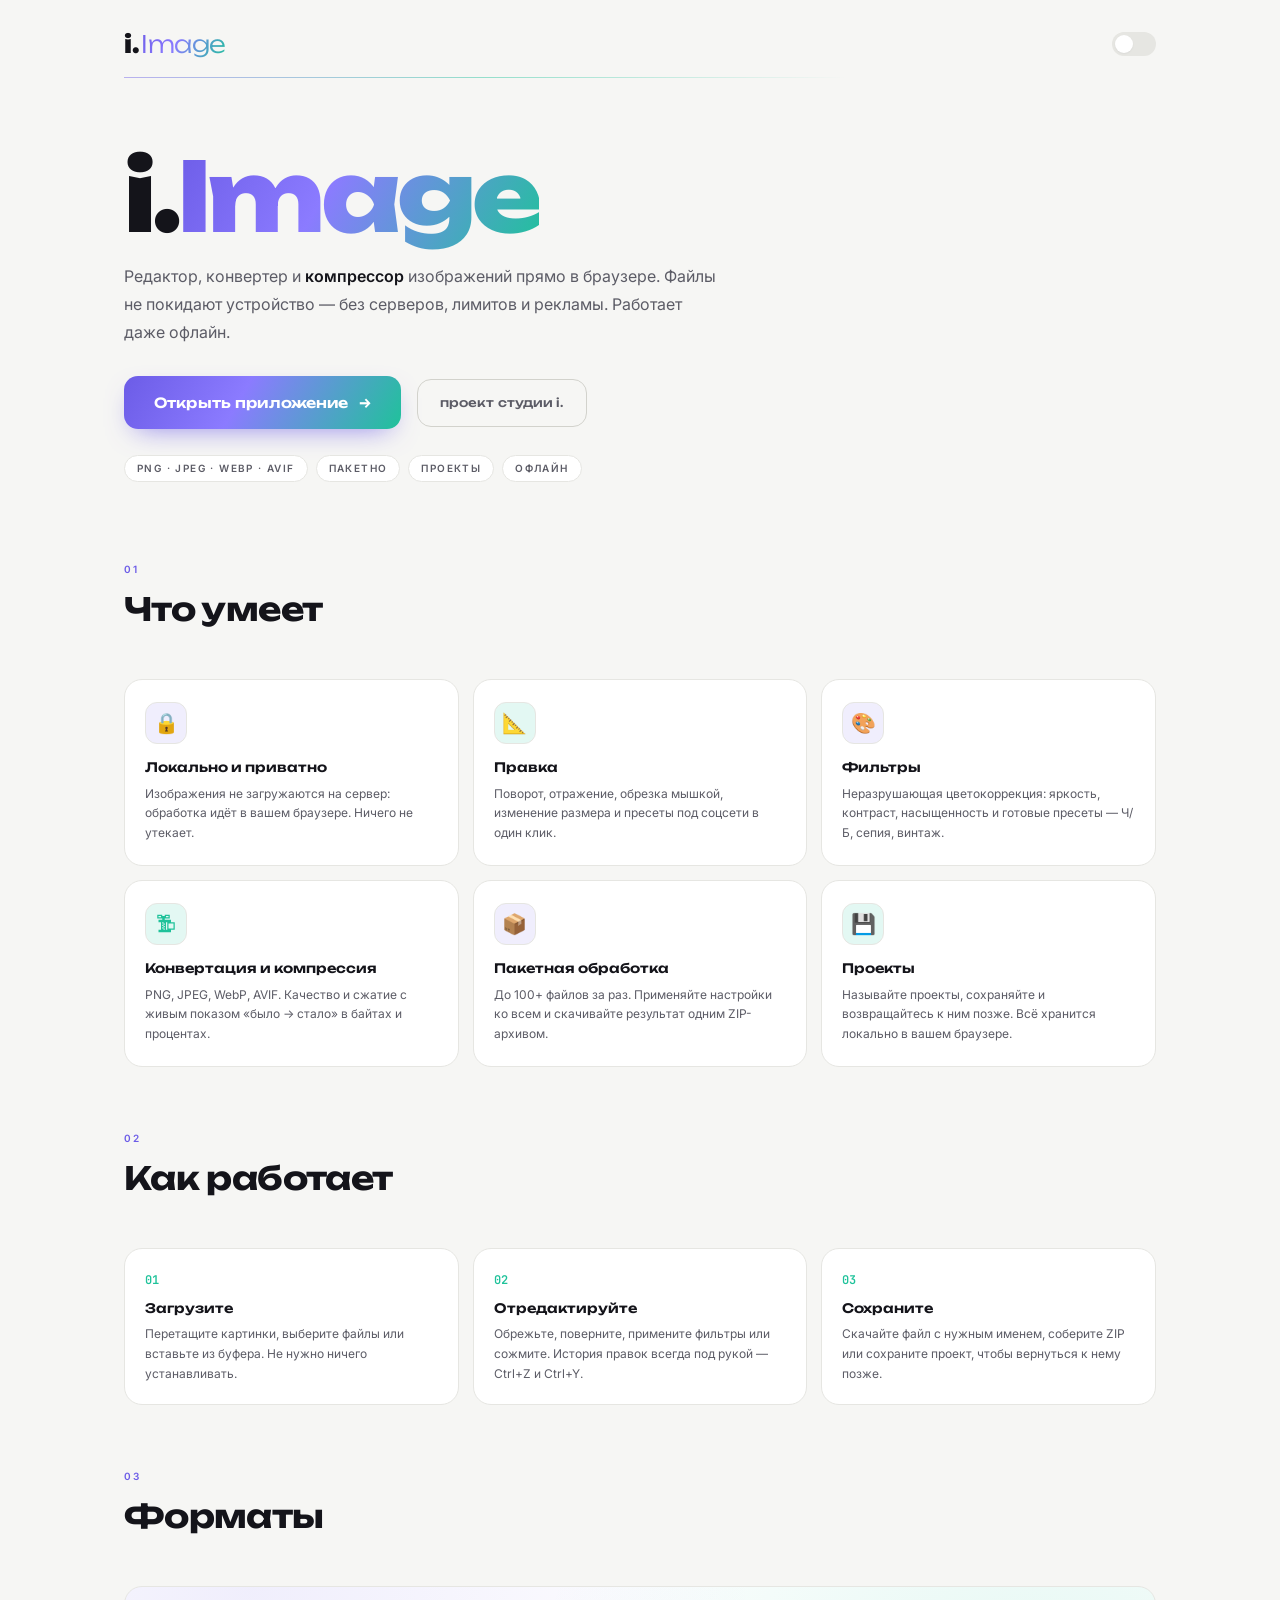
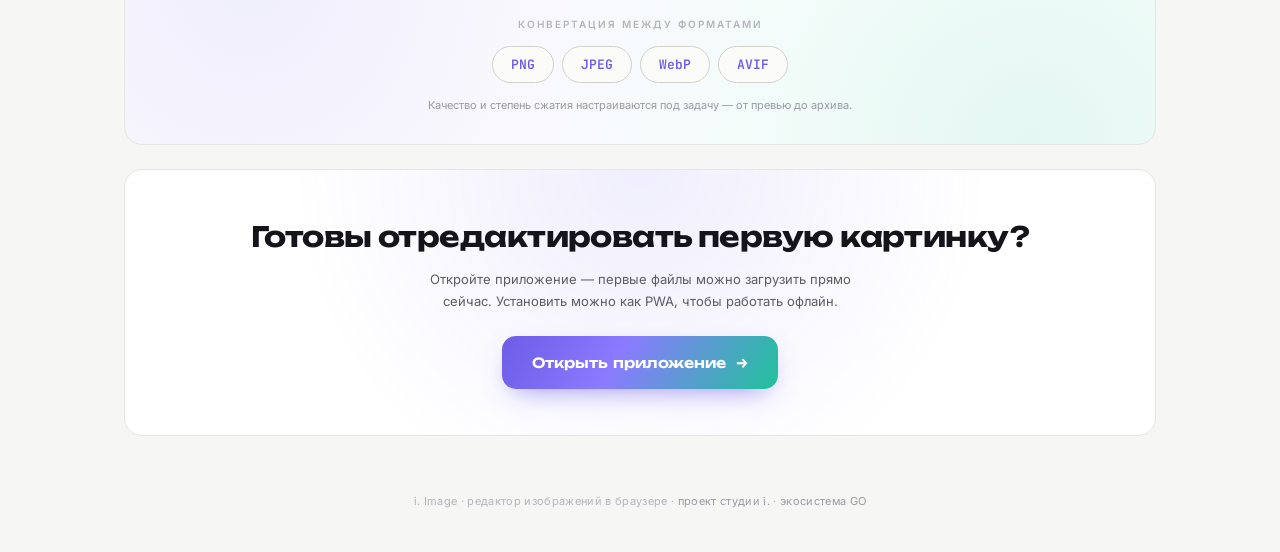
<file: index.html>
<!DOCTYPE html>
<html lang="ru">
<head>
  <meta charset="UTF-8">
  <meta name="viewport" content="width=device-width, initial-scale=1.0">
  <title>і. Image — редактор изображений в браузере</title>
  <meta name="description" content="і. Image — редактор, конвертер и компрессор изображений прямо в браузере. Без загрузки на сервер, без лимитов, бесплатно и офлайн. Проекты сохраняются локально.">
  <meta name="theme-color" content="#f6f6f4">
  <link rel="manifest" href="manifest.json">
  <link rel="icon" type="image/svg+xml" href="assets/logo.svg">
  <link rel="preconnect" href="https://fonts.googleapis.com">
  <link rel="preconnect" href="https://fonts.gstatic.com" crossorigin>
  <link href="https://fonts.googleapis.com/css2?family=Unbounded:wght@300..900&family=Inter:wght@300..700&family=JetBrains+Mono:wght@400..600&display=swap" rel="stylesheet">
  <style>
    * { margin: 0; padding: 0; box-sizing: border-box; }

    :root {
      --bg: #f6f6f4;
      --bg-soft: #efefec;
      --panel: #ffffff;
      --panel-2: #fbfbfa;
      --text: #14141a;
      --dim: #5c5c66;
      --muted: #9a9aa4;
      --heading: #b4b4bd;
      --border: #e6e6e2;
      --border-strong: #d2d2cc;
      --accent: #6c5ce7;
      --accent-2: #1fc29a;
      --accent-soft: rgba(108, 92, 231, 0.10);
      --accent-2-soft: rgba(31, 194, 154, 0.12);
      --grad: linear-gradient(120deg, #6c5ce7 0%, #8b7bff 42%, #1fc29a 100%);
      --radius-lg: 18px;
      --radius: 12px;
      --radius-sm: 9px;
      --shadow-sm: 0 1px 2px rgba(20, 20, 30, 0.05);
      --shadow: 0 18px 40px -24px rgba(20, 20, 35, 0.35);
      --ease: cubic-bezier(0.22, 1, 0.36, 1);
      --font-display: 'Unbounded', system-ui, sans-serif;
      --font-ui: 'Inter', system-ui, -apple-system, 'Segoe UI', sans-serif;
      --font-mono: 'JetBrains Mono', ui-monospace, 'SFMono-Regular', monospace;
      color-scheme: light;
    }

    [data-theme="dark"] {
      --bg: #0a0a10;
      --bg-soft: #121219;
      --panel: #121219;
      --panel-2: #16161f;
      --text: #eceaf4;
      --dim: #9d9dab;
      --muted: #5f5f6e;
      --heading: #4c4c5a;
      --border: #1e1e28;
      --border-strong: #2c2c38;
      --accent: #8b7bff;
      --accent-2: #2ee0b0;
      --accent-soft: rgba(139, 123, 255, 0.14);
      --accent-2-soft: rgba(46, 224, 176, 0.14);
      --grad: linear-gradient(120deg, #8b7bff 0%, #a99bff 42%, #2ee0b0 100%);
      --shadow-sm: 0 1px 2px rgba(0, 0, 0, 0.4);
      --shadow: 0 22px 48px -26px rgba(0, 0, 0, 0.85);
      color-scheme: dark;
    }

    html { -webkit-font-smoothing: antialiased; -moz-osx-font-smoothing: grayscale; scroll-behavior: smooth; }

    body {
      font-family: var(--font-ui);
      background: var(--bg);
      color: var(--text);
      line-height: 1.5;
      transition: background 0.3s, color 0.3s;
      min-height: 100vh;
    }

    [hidden] { display: none !important; }
    h1, h2, h3 { text-wrap: balance; }
    p { text-wrap: pretty; }

    ::selection { background: var(--accent); color: #fff; }
    :focus-visible { outline: 2px solid var(--accent); outline-offset: 2px; border-radius: 6px; }

    .mono { font-family: var(--font-mono); font-variant-numeric: tabular-nums; }

    ::-webkit-scrollbar { width: 10px; height: 10px; }
    ::-webkit-scrollbar-track { background: transparent; }
    ::-webkit-scrollbar-thumb { background: rgba(20, 20, 30, 0.16); border-radius: 10px; border: 3px solid var(--bg); background-clip: padding-box; }

    .wrap {
      max-width: 1080px;
      margin: 0 auto;
      padding: 26px 24px 40px;
      display: flex;
      flex-direction: column;
      gap: 24px;
      min-height: 100vh;
    }

    .topbar {
      display: flex;
      align-items: center;
      justify-content: space-between;
      gap: 16px;
      position: relative;
      padding-bottom: 16px;
    }
    .topbar::after {
      content: '';
      position: absolute;
      left: 0; right: 0; bottom: 0;
      height: 1px;
      background: linear-gradient(90deg, var(--accent), var(--accent-2), transparent 70%);
      opacity: 0.45;
    }

    .brand {
      display: inline-flex;
      align-items: baseline;
      gap: 2px;
      text-decoration: none;
      color: var(--text);
      font-family: var(--font-display);
      letter-spacing: -0.03em;
      transition: opacity 0.2s;
    }
    .brand:hover { opacity: 0.75; }
    .brand__mark { font-size: 24px; font-weight: 800; }
    .brand__name {
      font-size: 24px;
      font-weight: 300;
      background: var(--grad);
      -webkit-background-clip: text;
      background-clip: text;
      -webkit-text-fill-color: transparent;
    }

    .topbar__actions { display: flex; align-items: center; gap: 14px; }

    .theme-toggle {
      background: var(--border);
      border: none;
      cursor: pointer;
      padding: 0;
      border-radius: 100px;
      width: 44px;
      height: 24px;
      display: flex;
      align-items: center;
      transition: background 0.3s;
      flex-shrink: 0;
    }
    .theme-toggle:hover { opacity: 0.82; }
    .theme-toggle__knob {
      width: 18px; height: 18px;
      border-radius: 50%;
      background: var(--panel);
      box-shadow: var(--shadow-sm);
      transition: transform 0.3s var(--ease), background 0.3s;
      margin: 0 3px;
    }
    [data-theme="dark"] .theme-toggle__knob { transform: translateX(20px); }

    .hero { padding: 48px 0 16px; }
    .hero__title {
      font-family: var(--font-display);
      font-size: clamp(42px, 9vw, 96px);
      font-weight: 800;
      line-height: 0.96;
      letter-spacing: -0.045em;
    }
    .hero__title em {
      font-style: normal;
      background: var(--grad);
      -webkit-background-clip: text;
      background-clip: text;
      -webkit-text-fill-color: transparent;
    }
    .hero__lead {
      margin-top: 20px;
      max-width: 640px;
      font-size: 16px;
      font-weight: 400;
      color: var(--dim);
      line-height: 1.75;
    }
    .hero__lead b { color: var(--text); font-weight: 600; }

    .hero__cta { display: flex; align-items: center; gap: 16px; flex-wrap: wrap; margin-top: 30px; }

    .btn {
      display: inline-flex;
      align-items: center;
      gap: 10px;
      font-family: var(--font-display);
      font-size: 14px;
      font-weight: 600;
      letter-spacing: 0.01em;
      color: #fff;
      background: var(--grad);
      border: none;
      border-radius: 14px;
      padding: 16px 30px;
      text-decoration: none;
      cursor: pointer;
      box-shadow: 0 10px 28px -12px rgba(108, 92, 231, 0.8);
      transition: transform 0.2s, box-shadow 0.25s;
    }
    .btn:hover { transform: translateY(-2px); box-shadow: 0 16px 34px -12px rgba(108, 92, 231, 0.95); }
    .btn:active { transform: scale(0.98); }
    .btn__arr { transition: transform 0.25s var(--ease); }
    .btn:hover .btn__arr { transform: translateX(4px); }

    .btn--ghost {
      background: none;
      color: var(--dim);
      border: 1px solid var(--border-strong);
      box-shadow: none;
      font-size: 12px;
      font-weight: 500;
      padding: 14px 22px;
    }
    .btn--ghost:hover { border-color: var(--accent); color: var(--accent); box-shadow: none; }

    .hero__tags { display: flex; flex-wrap: wrap; gap: 8px; margin-top: 26px; }
    .tag {
      font-size: 10px;
      font-weight: 600;
      letter-spacing: 0.14em;
      text-transform: uppercase;
      color: var(--dim);
      border: 1px solid var(--border);
      border-radius: 100px;
      padding: 5px 12px;
      background: var(--panel);
    }

    .section-head { margin: 40px 0 22px; }
    .section-head__num {
      display: block;
      font-size: 10px;
      font-weight: 600;
      letter-spacing: 0.22em;
      text-transform: uppercase;
      color: var(--accent);
      margin-bottom: 8px;
    }
    .section-head h2 {
      font-family: var(--font-display);
      font-size: clamp(22px, 3.4vw, 32px);
      font-weight: 700;
      letter-spacing: -0.02em;
    }

    .feature-grid { display: grid; grid-template-columns: repeat(3, 1fr); gap: 14px; }
    @media (max-width: 860px) { .feature-grid { grid-template-columns: 1fr 1fr; } }
    @media (max-width: 560px) { .feature-grid { grid-template-columns: 1fr; } }

    .feature {
      background: var(--panel);
      border: 1px solid var(--border);
      border-radius: var(--radius-lg);
      padding: 22px 20px;
      transition: border-color 0.2s, box-shadow 0.3s var(--ease), transform 0.3s var(--ease);
    }
    .feature:hover { border-color: var(--border-strong); box-shadow: var(--shadow); transform: translateY(-3px); }
    .feature__icon {
      width: 42px; height: 42px;
      border-radius: 12px;
      display: grid;
      place-items: center;
      font-size: 20px;
      background: var(--accent-soft);
      color: var(--accent);
      margin-bottom: 14px;
      border: 1px solid var(--border);
    }
    .feature:nth-child(even) .feature__icon { background: var(--accent-2-soft); color: var(--accent-2); }
    .feature__name { font-family: var(--font-display); font-size: 13px; font-weight: 600; margin-bottom: 6px; }
    .feature__desc { font-size: 12px; font-weight: 400; color: var(--dim); line-height: 1.65; }

    .steps { display: grid; grid-template-columns: repeat(3, 1fr); gap: 14px; counter-reset: step; }
    @media (max-width: 860px) { .steps { grid-template-columns: 1fr; } }
    .step {
      position: relative;
      background: var(--panel);
      border: 1px solid var(--border);
      border-radius: var(--radius-lg);
      padding: 22px 20px 20px;
    }
    .step__num {
      font-family: var(--font-mono);
      font-size: 12px;
      color: var(--accent-2);
      margin-bottom: 10px;
      font-weight: 600;
    }
    .step__name { font-family: var(--font-display); font-size: 13px; font-weight: 600; margin-bottom: 6px; }
    .step__desc { font-size: 12px; color: var(--dim); line-height: 1.65; }

    .formats {
      background:
        radial-gradient(circle at 12% 0%, var(--accent-soft), transparent 55%),
        radial-gradient(circle at 88% 100%, var(--accent-2-soft), transparent 55%),
        var(--panel);
      border: 1px solid var(--border);
      border-radius: var(--radius-lg);
      padding: 30px;
      text-align: center;
    }
    .formats__label { font-size: 10px; font-weight: 600; letter-spacing: 0.2em; text-transform: uppercase; color: var(--heading); margin-bottom: 14px; }
    .formats__list { display: flex; flex-wrap: wrap; gap: 8px; justify-content: center; }
    .format-chip {
      font-family: var(--font-mono);
      font-size: 13px;
      font-weight: 500;
      color: var(--text);
      background: var(--panel-2);
      border: 1px solid var(--border-strong);
      border-radius: 100px;
      padding: 8px 18px;
    }
    .format-chip b { color: var(--accent); font-weight: 600; }
    .formats__note { margin-top: 14px; font-size: 11px; color: var(--muted); }

    .cta-box {
      text-align: center;
      padding: 46px 24px;
      border: 1px solid var(--border);
      border-radius: var(--radius-lg);
      background:
        radial-gradient(circle at 50% 0%, var(--accent-soft), transparent 60%),
        var(--panel);
    }
    .cta-box h2 { font-family: var(--font-display); font-size: clamp(20px, 3vw, 28px); font-weight: 700; letter-spacing: -0.02em; }
    .cta-box p { margin: 10px auto 24px; max-width: 460px; font-size: 13px; color: var(--dim); line-height: 1.7; }

    .footer {
      margin-top: auto;
      padding-top: 32px;
      font-size: 11px;
      color: var(--heading);
      letter-spacing: 0.03em;
      text-align: center;
      line-height: 1.8;
    }
    .footer a { color: var(--muted); text-decoration: none; transition: color 0.2s; }
    .footer a:hover { color: var(--text); }

    .reveal { opacity: 0; transform: translateY(18px); transition: opacity 0.6s var(--ease), transform 0.6s var(--ease); }
    .reveal.visible { opacity: 1; transform: none; }

    @media (max-width: 560px) {
      .wrap { padding: 18px 14px 28px; }
      .hero { padding-top: 32px; }
      .hero__lead { font-size: 14px; }
      .btn { width: 100%; justify-content: center; }
    }

    @media (prefers-reduced-motion: reduce) {
      html { scroll-behavior: auto; }
      *, *::before, *::after { animation-duration: 0.001ms !important; transition-duration: 0.001ms !important; }
    }
  </style>
</head>
<body>
  <div class="wrap">
    <header class="topbar">
      <a class="brand" href="https://doinwor.github.io/i-image/app.html" aria-label="і. Image — открыть приложение">
        <span class="brand__mark">і.</span>
        <span class="brand__name">Image</span>
      </a>
      <div class="topbar__actions">
        <button class="theme-toggle" id="themeToggle" aria-label="Переключить тему">
          <span class="theme-toggle__knob"></span>
        </button>
      </div>
    </header>

    <section class="hero">
      <h1 class="hero__title">і.<em>Image</em></h1>
      <p class="hero__lead">
        Редактор, конвертер и&nbsp;<b>компрессор</b> изображений прямо в&nbsp;браузере.
        Файлы не&nbsp;покидают устройство&nbsp;— без&nbsp;серверов, лимитов и&nbsp;рекламы.
        Работает даже офлайн.
      </p>
      <div class="hero__cta">
<a class="btn" href="https://doinwor.github.io/i-image/app.html">Открыть приложение<span class="btn__arr">→</span></a>
        <a class="btn btn--ghost" href="https://doinwor.github.io/go-ecosystem/i-site/">проект студии і.</a>
      </div>
      <div class="hero__tags">
        <span class="tag">PNG · JPEG · WebP · AVIF</span>
        <span class="tag">пакетно</span>
        <span class="tag">проекты</span>
        <span class="tag">офлайн</span>
      </div>
    </section>

    <section class="section-head reveal">
      <span class="section-head__num">01</span>
      <h2>Что умеет</h2>
    </section>
    <div class="feature-grid reveal">
      <div class="feature">
        <div class="feature__icon">🔒</div>
        <div class="feature__name">Локально и приватно</div>
        <div class="feature__desc">Изображения не загружаются на сервер: обработка идёт в вашем браузере. Ничего не утекает.</div>
      </div>
      <div class="feature">
        <div class="feature__icon">📐</div>
        <div class="feature__name">Правка</div>
        <div class="feature__desc">Поворот, отражение, обрезка мышкой, изменение размера и пресеты под соцсети в один клик.</div>
      </div>
      <div class="feature">
        <div class="feature__icon">🎨</div>
        <div class="feature__name">Фильтры</div>
        <div class="feature__desc">Неразрушающая цветокоррекция: яркость, контраст, насыщенность и готовые пресеты — Ч/Б, сепия, винтаж.</div>
      </div>
      <div class="feature">
        <div class="feature__icon">🗜</div>
        <div class="feature__name">Конвертация и компрессия</div>
        <div class="feature__desc">PNG, JPEG, WebP, AVIF. Качество и сжатие с живым показом «было → стало» в байтах и процентах.</div>
      </div>
      <div class="feature">
        <div class="feature__icon">📦</div>
        <div class="feature__name">Пакетная обработка</div>
        <div class="feature__desc">До 100+ файлов за раз. Применяйте настройки ко всем и скачивайте результат одним ZIP-архивом.</div>
      </div>
      <div class="feature">
        <div class="feature__icon">💾</div>
        <div class="feature__name">Проекты</div>
        <div class="feature__desc">Называйте проекты, сохраняйте и возвращайтесь к ним позже. Всё хранится локально в вашем браузере.</div>
      </div>
    </div>

    <section class="section-head reveal">
      <span class="section-head__num">02</span>
      <h2>Как работает</h2>
    </section>
    <div class="steps reveal">
      <div class="step">
        <div class="step__num">01</div>
        <div class="step__name">Загрузите</div>
        <div class="step__desc">Перетащите картинки, выберите файлы или вставьте из буфера. Не нужно ничего устанавливать.</div>
      </div>
      <div class="step">
        <div class="step__num">02</div>
        <div class="step__name">Отредактируйте</div>
        <div class="step__desc">Обрежьте, поверните, примените фильтры или сожмите. История правок всегда под рукой — Ctrl+Z и Ctrl+Y.</div>
      </div>
      <div class="step">
        <div class="step__num">03</div>
        <div class="step__name">Сохраните</div>
        <div class="step__desc">Скачайте файл с нужным именем, соберите ZIP или сохраните проект, чтобы вернуться к нему позже.</div>
      </div>
    </div>

    <section class="section-head reveal">
      <span class="section-head__num">03</span>
      <h2>Форматы</h2>
    </section>
    <div class="formats reveal">
      <div class="formats__label">Конвертация между форматами</div>
      <div class="formats__list">
        <span class="format-chip"><b>PNG</b></span>
        <span class="format-chip"><b>JPEG</b></span>
        <span class="format-chip"><b>WebP</b></span>
        <span class="format-chip"><b>AVIF</b></span>
      </div>
      <p class="formats__note">Качество и степень сжатия настраиваются под задачу — от превью до архива.</p>
    </div>

    <section class="cta-box reveal">
      <h2>Готовы отредактировать первую картинку?</h2>
      <p>Откройте приложение — первые файлы можно загрузить прямо сейчас. Установить можно как PWA, чтобы работать офлайн.</p>
      <a class="btn" href="https://doinwor.github.io/i-image/app.html">Открыть приложение<span class="btn__arr">→</span></a>
    </section>

    <footer class="footer">
      <span>і. Image</span> · редактор изображений в браузере · <a href="https://doinwor.github.io/go-ecosystem/i-site/">проект студии і.</a> · <a href="https://doinwor.github.io/go-ecosystem/">экосистема GO</a>
    </footer>
  </div>

  <script>
    (function () {
      const toggle = document.getElementById('themeToggle');
      const stored = localStorage.getItem('i-image-theme');
      if (stored) document.documentElement.setAttribute('data-theme', stored);

      toggle.addEventListener('click', function () {
        const cur = document.documentElement.getAttribute('data-theme');
        const next = cur === 'dark' ? '' : 'dark';
        document.documentElement.setAttribute('data-theme', next || '');
        localStorage.setItem('i-image-theme', next || '');
      });

      const els = document.querySelectorAll('.reveal');
      if ('IntersectionObserver' in window) {
        const obs = new IntersectionObserver(function (entries) {
          entries.forEach(function (e) {
            if (e.isIntersecting) { e.target.classList.add('visible'); obs.unobserve(e.target); }
          });
        }, { threshold: 0.12 });
        els.forEach(function (e) { obs.observe(e); });
      } else {
        els.forEach(function (e) { e.classList.add('visible'); });
      }
    })();
  </script>
</body>
</html>
</file>
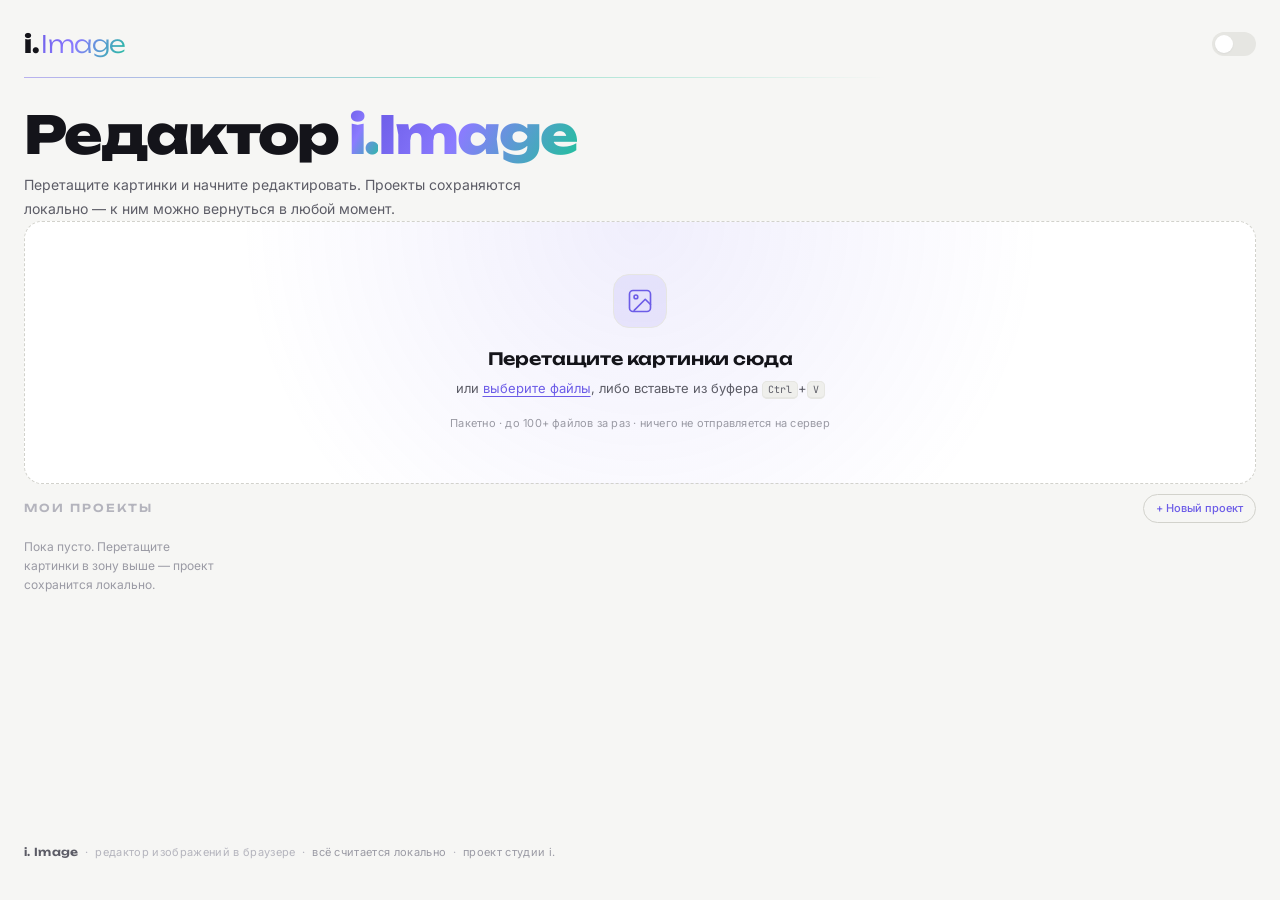
<file: app.html>
<!DOCTYPE html>
<html lang="ru">
<head>
  <meta charset="UTF-8">
  <meta name="viewport" content="width=device-width, initial-scale=1.0">
  <title>i. Image — редактор изображений</title>
  <meta name="description" content="i. Image — редактор, конвертер и компрессор изображений прямо в браузере. Проекты сохраняются локально.">
  <meta name="theme-color" content="#f6f6f4">
  <link rel="manifest" href="manifest.json">
  <link rel="icon" type="image/svg+xml" href="assets/logo.svg">
  <link rel="preconnect" href="https://fonts.googleapis.com">
  <link rel="preconnect" href="https://fonts.gstatic.com" crossorigin>
  <link href="https://fonts.googleapis.com/css2?family=Unbounded:wght@300..900&family=Inter:wght@300..700&family=JetBrains+Mono:wght@400..600&display=swap" rel="stylesheet">
  <link rel="stylesheet" href="css/style.css">
  <link rel="stylesheet" href="css/dark-theme.css">
</head>
<body>
  <div class="app">
    <header class="topbar">
      <a class="brand" href="index.html" aria-label="і. Image — о программе">
        <span class="brand__mark">і.</span>
        <span class="brand__name">Image</span>
      </a>
      <div class="topbar__actions">
        <button class="theme-toggle" id="themeToggle" aria-label="Переключить тему">
          <span class="theme-toggle__knob"></span>
        </button>
      </div>
    </header>

    <!-- ─── ГЛАВНАЯ ПРОЕКТА ─── -->
    <section class="view view--home" id="viewHome">
      <div class="home-hero">
        <h1 class="home-hero__title">Редактор <em>і.</em><em>Image</em></h1>
        <p class="home-hero__lead">
          Перетащите картинки и&nbsp;начните редактировать. Проекты сохраняются локально —
          к&nbsp;ним можно вернуться в&nbsp;любой момент.
        </p>
      </div>

      <section class="dropzone" id="dropzone" tabindex="0" role="button" aria-label="Загрузить изображения">
        <div class="dropzone__icon" aria-hidden="true">
          <svg viewBox="0 0 24 24" fill="none" stroke="currentColor" stroke-width="1.4" stroke-linecap="round" stroke-linejoin="round">
            <rect x="3" y="3" width="18" height="18" rx="3"></rect>
            <circle cx="8.5" cy="8.5" r="1.6"></circle>
            <path d="m21 15-4.5-4.5L7 20"></path>
          </svg>
        </div>
        <p class="dropzone__title">Перетащите картинки сюда</p>
        <p class="dropzone__sub">или <button type="button" class="link-btn" id="pickBtn">выберите файлы</button>, либо вставьте из буфера <kbd>Ctrl</kbd>+<kbd>V</kbd></p>
        <p class="dropzone__hint">Пакетно · до 100+ файлов за раз · ничего не отправляется на сервер</p>
      </section>

      <section class="projects-block" id="projectsBlock">
        <div class="projects-block__head">
          <h2 class="projects-block__title">Мои проекты</h2>
          <button type="button" class="projects-block__new" id="newProjectBtn">+ Новый проект</button>
        </div>
        <div class="projects-grid" id="projectsGrid"></div>
      </section>
    </section>

    <!-- ─── РЕДАКТОР ─── -->
    <section class="view view--editor" id="viewEditor" hidden>
      <div class="editor-bar">
        <button type="button" class="mini-btn" id="backHomeBtn">← Проекты</button>
        <div class="editor-bar__title">
          <input type="text" id="projectName" class="project-name" placeholder="Название проекта" autocomplete="off" spellcheck="false" aria-label="Название проекта">
          <span class="editor-bar__meta mono" id="projectMeta">—</span>
        </div>
        <div class="editor-bar__actions">
          <span class="save-state" id="saveState" aria-live="polite"></span>
          <button type="button" class="btn btn--primary" id="saveProjectBtn">Сохранить</button>
        </div>
      </div>

      <section class="workspace" id="workspace" hidden>
        <aside class="panel files-panel">
          <div class="panel__head">
            <h2 class="panel__title">Файлы <span class="panel__count" id="filesCount">0</span></h2>
            <button class="mini-btn" id="clearAllBtn" title="Очистить список">Очистить</button>
          </div>
          <ul class="filelist" id="filelist"></ul>
          <div class="panel__foot">
            <button class="mini-btn mini-btn--wide" id="addMoreBtn">+ Добавить файлы</button>
          </div>
        </aside>

        <div class="panel stage-panel">
          <div class="stage" id="stage">
            <div class="stage__empty" id="stageEmpty">Выберите файл из списка</div>
            <div class="stage__canvas" id="canvasWrap" hidden>
              <canvas id="beforeCanvas"></canvas>
              <canvas id="previewCanvas"></canvas>
              <div class="crop-overlay" id="cropOverlay"><div class="crop-box" id="cropBox"></div></div>
              <div class="compare-line" id="compareLine" hidden></div>
            </div>
          </div>
          <div class="stage__bar">
            <div class="meta mono" id="imgMeta">—</div>
            <label class="switch" id="compareSwitch">
              <input type="checkbox" id="compareToggle">
              <span class="switch__track"><span class="switch__dot"></span></span>
              <span class="switch__label">До / После</span>
            </label>
          </div>
        </div>

        <aside class="panel tools-panel">
          <div class="tabs" id="tabs" role="tablist">
            <button class="tab is-active" data-tab="edit" role="tab">Правка</button>
            <button class="tab" data-tab="filters" role="tab">Фильтры</button>
            <button class="tab" data-tab="resize" role="tab">Размер</button>
            <button class="tab" data-tab="mark" role="tab">Знак</button>
          </div>

          <div class="tab-panel is-active" data-panel="edit">
            <div class="tool-group">
              <div class="tool-group__title">Ориентация</div>
              <div class="btn-row">
                <button class="btn btn--ghost" data-act="rotate-left">↺ 90°</button>
                <button class="btn btn--ghost" data-act="rotate-right">↻ 90°</button>
                <button class="btn btn--ghost" data-act="flip-h">⇋ Отразить</button>
                <button class="btn btn--ghost" data-act="flip-v">⇅ Отразить</button>
              </div>
            </div>
            <div class="tool-group">
              <div class="tool-group__title">Обрезка</div>
              <button class="btn btn--ghost btn--block" data-act="crop-toggle" id="cropToggle">✂ Выделить область</button>
              <p class="hint" id="cropHint">Потяните мышкой по холсту, затем «Применить».</p>
              <div class="btn-row">
                <button class="btn btn--primary" data-act="crop-apply" id="cropApplyBtn" disabled>Применить обрезку</button>
                <button class="btn btn--ghost" data-act="crop-cancel">Отмена</button>
              </div>
            </div>
            <div class="tool-group">
              <div class="tool-group__title">История</div>
              <div class="btn-row">
                <button class="btn btn--ghost" data-act="undo" id="undoBtn">↶ Отменить</button>
                <button class="btn btn--ghost" data-act="redo" id="redoBtn">↷ Вернуть</button>
                <button class="btn btn--ghost" data-act="reset">Сбросить</button>
              </div>
            </div>
          </div>

          <div class="tab-panel" data-panel="filters">
            <div class="chips" id="filterPresets">
              <button class="chip is-active" data-filter-preset="none">Оригинал</button>
              <button class="chip" data-filter-preset="bw">Ч/Б</button>
              <button class="chip" data-filter-preset="sepia">Сепия</button>
              <button class="chip" data-filter-preset="vintage">Винтаж</button>
              <button class="chip" data-filter-preset="vivid">Яркий</button>
            </div>
            <div class="sliders" id="filterSliders">
              <label class="slider">
                <span class="slider__top"><span>Яркость</span><span class="mono" data-val-for="brightness">100%</span></span>
                <input type="range" data-filter="brightness" min="0" max="200" step="1" value="100">
              </label>
              <label class="slider">
                <span class="slider__top"><span>Контраст</span><span class="mono" data-val-for="contrast">100%</span></span>
                <input type="range" data-filter="contrast" min="0" max="200" step="1" value="100">
              </label>
              <label class="slider">
                <span class="slider__top"><span>Насыщенность</span><span class="mono" data-val-for="saturate">100%</span></span>
                <input type="range" data-filter="saturate" min="0" max="200" step="1" value="100">
              </label>
              <label class="slider">
                <span class="slider__top"><span>Размытие</span><span class="mono" data-val-for="blur">0&nbsp;px</span></span>
                <input type="range" data-filter="blur" min="0" max="20" step="0.5" value="0">
              </label>
              <label class="slider">
                <span class="slider__top"><span>Оттенок</span><span class="mono" data-val-for="hue">0°</span></span>
                <input type="range" data-filter="hue" min="0" max="360" step="1" value="0">
              </label>
              <label class="slider">
                <span class="slider__top"><span>Ч/Б</span><span class="mono" data-val-for="grayscale">0%</span></span>
                <input type="range" data-filter="grayscale" min="0" max="100" step="1" value="0">
              </label>
              <label class="slider">
                <span class="slider__top"><span>Сепия</span><span class="mono" data-val-for="sepia">0%</span></span>
                <input type="range" data-filter="sepia" min="0" max="100" step="1" value="0">
              </label>
              <label class="slider">
                <span class="slider__top"><span>Инверсия</span><span class="mono" data-val-for="invert">0%</span></span>
                <input type="range" data-filter="invert" min="0" max="100" step="1" value="0">
              </label>
            </div>
          </div>

          <div class="tab-panel" data-panel="resize">
            <div class="tool-group">
              <div class="tool-group__title">Пресеты для соцсетей</div>
              <div class="chips" id="sizePresets"></div>
            </div>
            <div class="tool-group">
              <div class="tool-group__title">Свои размеры</div>
              <div class="size-inputs">
                <label>Ширина<input type="number" id="rw" min="1" step="1" inputmode="numeric"></label>
                <label>Высота<input type="number" id="rh" min="1" step="1" inputmode="numeric"></label>
              </div>
              <label class="check"><input type="checkbox" id="keepAspect" checked><span>Сохранять пропорции</span></label>
              <button class="btn btn--primary btn--block" data-act="resize-apply">Применить размер</button>
              <button class="btn btn--ghost btn--block" data-act="resize-apply-all">Применить ко всем картинкам</button>
            </div>
          </div>

          <div class="tab-panel" data-panel="mark">
            <div class="tool-group">
              <div class="tool-group__title">Текст на изображении</div>
              <label class="field">
                <span class="field__label">Текст</span>
                <input type="text" id="markText" class="text-field" placeholder="Например: © Студия і." maxlength="120" autocomplete="off" spellcheck="false">
              </label>
              <div class="mark-row">
                <label class="field mark-field--color">
                  <span class="field__label">Цвет</span>
                  <input type="color" id="markColor" value="#ffffff">
                </label>
                <label class="field">
                  <span class="field__label">Прозрачность <span class="mono" id="markOpacityVal">80%</span></span>
                  <input type="range" id="markOpacity" min="5" max="100" step="5" value="80">
                </label>
              </div>
              <label class="slider mark-slider">
                <span class="slider__top"><span>Размер</span><span class="mono" id="markSizeVal">4%</span></span>
                <input type="range" id="markSize" min="1" max="15" step="1" value="4">
              </label>
              <p class="hint">Размер задаётся в процентах от ширины картинки и масштабируется под неё.</p>
            </div>
            <div class="tool-group">
              <div class="tool-group__title">Положение</div>
              <div class="chips mark-pos" id="markPos">
                <button class="chip" data-pos="tl" title="Верхний левый угол">↖</button>
                <button class="chip" data-pos="tc" title="Верх по центру">↑</button>
                <button class="chip" data-pos="tr" title="Верхний правый угол">↗</button>
                <button class="chip" data-pos="bl" title="Нижний левый угол">↙</button>
                <button class="chip" data-pos="bc" title="Низ по центру">↓</button>
                <button class="chip is-active" data-pos="br" title="Нижний правый угол">↘</button>
                <button class="chip" data-pos="cc" title="По центру">⛶</button>
              </div>
              <p class="hint">Знак создаёт новый шаг в истории — его можно отменить (Ctrl+Z).</p>
            </div>
            <div class="btn-row">
              <button class="btn btn--primary" data-act="mark-apply" id="markApplyBtn">Добавить знак</button>
              <button class="btn btn--ghost" data-act="mark-apply-all" id="markApplyAllBtn">Ко всем картинкам</button>
            </div>
          </div>
        </aside>
      </section>

      <section class="exports" id="exports" hidden>
        <div class="exports__top">
          <label class="field">
            <span class="field__label">Формат</span>
            <select id="format" class="select">
              <option value="image/png">PNG</option>
              <option value="image/jpeg" selected>JPEG</option>
              <option value="image/webp">WebP</option>
              <option value="image/avif">AVIF</option>
            </select>
          </label>
          <label class="field field--range">
            <span class="field__label">Качество <span class="mono" id="qualityVal">82%</span></span>
            <input type="range" id="quality" min="1" max="100" step="1" value="82">
          </label>
          <div class="exports__sizes">
            <span class="size-pill">Было <b class="mono" id="sizeBefore">—</b></span>
            <span class="size-pill size-pill--arrow">→</span>
            <span class="size-pill size-pill--after">Стало <b class="mono" id="sizeAfter">—</b></span>
            <span class="size-pill size-pill--save" id="sizeSave">—</span>
          </div>
        </div>
        <div class="exports__actions">
          <button class="btn btn--primary" data-act="download-one">⬇ Скачать</button>
          <button class="btn btn--ghost" data-act="download-all">🗜 Скачать все · ZIP</button>
          <button class="btn btn--ghost" data-act="save-preset">＋ В пресеты</button>
        </div>
        <div class="preset-strip" id="presetStrip"></div>
      </section>
    </section>

    <footer class="footer">
      <span class="footer__brand">і. Image</span>
      &nbsp;·&nbsp; редактор изображений в&nbsp;браузере
      &nbsp;·&nbsp; <span class="footer__note">всё считается локально</span>
      &nbsp;·&nbsp; <a href="https://doinwor.github.io/go-ecosystem/i-site/" class="footer__go">проект студии і.</a>
    </footer>
  </div>

  <div class="toasts" id="toasts" aria-live="polite"></div>
  <input type="file" id="fileInput" accept="image/*" multiple hidden>

  <script src="js/presets.js"></script>
  <script src="js/zip.js"></script>
  <script src="js/filters.js"></script>
  <script src="js/resize.js"></script>
  <script src="js/crop.js"></script>
  <script src="js/convert.js"></script>
  <script src="js/compress.js"></script>
  <script src="js/editor.js"></script>
  <script src="js/uploader.js"></script>
  <script src="js/projects.js"></script>
  <script src="js/session.js"></script>
  <script src="js/export.js"></script>
  <script src="js/main.js"></script>
</body>
</html>
</file>
<file: css/style.css>
/* ============================================================
   i. Image — собственная айдентика студии і.
   Тёплый нейтральный фон · фиолетово-изумрудный акцент · rails
   ============================================================ */

* { margin: 0; padding: 0; box-sizing: border-box; }

:root {
  /* surfaces */
  --bg: #f6f6f4;
  --bg-soft: #efefec;
  --panel: #ffffff;
  --panel-2: #fbfbfa;
  --stage: #ecece9;
  --stage-dot: rgba(20, 20, 30, 0.07);

  /* text */
  --text: #14141a;
  --dim: #5c5c66;
  --muted: #9a9aa4;
  --heading: #b4b4bd;

  /* lines */
  --border: #e6e6e2;
  --border-strong: #d2d2cc;

  /* accent identity */
  --accent: #6c5ce7;
  --accent-2: #1fc29a;
  --accent-soft: rgba(108, 92, 231, 0.10);
  --accent-2-soft: rgba(31, 194, 154, 0.12);
  --grad: linear-gradient(120deg, #6c5ce7 0%, #8b7bff 42%, #1fc29a 100%);
  --danger: #e5484d;

  /* effects */
  --radius-lg: 18px;
  --radius: 12px;
  --radius-sm: 9px;
  --shadow-sm: 0 1px 2px rgba(20, 20, 30, 0.05);
  --shadow: 0 18px 40px -24px rgba(20, 20, 35, 0.35);
  --ease: cubic-bezier(0.22, 1, 0.36, 1);

  --font-display: 'Unbounded', system-ui, sans-serif;
  --font-ui: 'Inter', system-ui, -apple-system, 'Segoe UI', sans-serif;
  --font-mono: 'JetBrains Mono', ui-monospace, 'SFMono-Regular', monospace;

  color-scheme: light;
}

html { -webkit-font-smoothing: antialiased; -moz-osx-font-smoothing: grayscale; scroll-behavior: smooth; }

body {
  font-family: var(--font-ui);
  background: var(--bg);
  color: var(--text);
  line-height: 1.5;
  transition: background 0.3s, color 0.3s;
  min-height: 100vh;
}

[hidden] { display: none !important; }

h1, h2 { text-wrap: balance; }
p { text-wrap: pretty; }

::selection { background: var(--accent); color: #fff; }

:focus-visible { outline: 2px solid var(--accent); outline-offset: 2px; border-radius: 6px; }

.mono { font-family: var(--font-mono); font-variant-numeric: tabular-nums; }

::-webkit-scrollbar { width: 10px; height: 10px; }
::-webkit-scrollbar-track { background: transparent; }
::-webkit-scrollbar-thumb { background: rgba(20, 20, 30, 0.16); border-radius: 10px; border: 3px solid var(--bg); background-clip: padding-box; }
::-webkit-scrollbar-thumb:hover { background: rgba(20, 20, 30, 0.30); background-clip: padding-box; }

.app {
  max-width: 1320px;
  margin: 0 auto;
  padding: 26px 24px 40px;
  display: flex;
  flex-direction: column;
  gap: 24px;
  min-height: 100vh;
}

/* ─── topbar ─── */
.topbar {
  display: flex;
  align-items: center;
  justify-content: space-between;
  gap: 16px;
  position: relative;
  padding-bottom: 16px;
}
.topbar::after {
  content: '';
  position: absolute;
  left: 0; right: 0; bottom: 0;
  height: 1px;
  background: linear-gradient(90deg, var(--accent), var(--accent-2), transparent 70%);
  opacity: 0.45;
}

.brand {
  display: inline-flex;
  align-items: baseline;
  gap: 2px;
  text-decoration: none;
  color: var(--text);
  font-family: var(--font-display);
  letter-spacing: -0.03em;
  transition: opacity 0.2s;
}
.brand:hover { opacity: 0.75; }
.brand__mark { font-size: 24px; font-weight: 800; }
.brand__name {
  font-size: 24px;
  font-weight: 300;
  background: var(--grad);
  -webkit-background-clip: text;
  background-clip: text;
  -webkit-text-fill-color: transparent;
}

.topbar__actions { display: flex; align-items: center; gap: 14px; }

.theme-toggle {
  background: var(--border);
  border: none;
  cursor: pointer;
  padding: 0;
  border-radius: 100px;
  width: 44px;
  height: 24px;
  display: flex;
  align-items: center;
  transition: background 0.3s;
  flex-shrink: 0;
}
.theme-toggle:hover { opacity: 0.82; }
.theme-toggle__knob {
  width: 18px; height: 18px;
  border-radius: 50%;
  background: var(--panel);
  box-shadow: var(--shadow-sm);
  transition: transform 0.3s var(--ease), background 0.3s;
  margin: 0 3px;
}
[data-theme="dark"] .theme-toggle__knob { transform: translateX(20px); }

/* ─── hero ─── */
.hero { padding-top: 8px; }
.hero__title {
  font-family: var(--font-display);
  font-size: clamp(38px, 7vw, 74px);
  font-weight: 800;
  line-height: 0.98;
  letter-spacing: -0.045em;
}
.hero__title em {
  font-style: normal;
  background: var(--grad);
  -webkit-background-clip: text;
  background-clip: text;
  -webkit-text-fill-color: transparent;
}
.hero__lead {
  margin-top: 16px;
  max-width: 620px;
  font-size: 15px;
  font-weight: 400;
  color: var(--dim);
  line-height: 1.7;
}
.hero__lead b { color: var(--text); font-weight: 600; }
.hero__tags { display: flex; flex-wrap: wrap; gap: 8px; margin-top: 18px; }
.tag {
  font-size: 10px;
  font-weight: 600;
  letter-spacing: 0.14em;
  text-transform: uppercase;
  color: var(--dim);
  border: 1px solid var(--border);
  border-radius: 100px;
  padding: 5px 12px;
  background: var(--panel);
}

/* ─── dropzone ─── */
.dropzone {
  position: relative;
  border: 1.5px dashed var(--border-strong);
  border-radius: var(--radius-lg);
  background:
    radial-gradient(circle at 50% 0%, var(--accent-soft), transparent 60%),
    var(--panel);
  padding: 52px 24px;
  text-align: center;
  cursor: pointer;
  transition: border-color 0.25s, background 0.25s, transform 0.35s var(--ease), box-shadow 0.35s var(--ease);
}
.dropzone:hover { border-color: var(--accent); box-shadow: var(--shadow); transform: translateY(-2px); }
.dropzone.is-drag {
  border-color: var(--accent-2);
  border-style: solid;
  background:
    radial-gradient(circle at 50% 0%, var(--accent-2-soft), transparent 60%),
    var(--panel);
  transform: scale(1.005);
}
.dropzone__icon {
  width: 54px; height: 54px;
  margin: 0 auto 18px;
  color: var(--accent);
  border-radius: 16px;
  display: grid;
  place-items: center;
  background: var(--accent-soft);
  border: 1px solid var(--border);
}
.dropzone__icon svg { width: 28px; height: 28px; }
.dropzone__title { font-family: var(--font-display); font-size: 17px; font-weight: 600; letter-spacing: -0.01em; }
.dropzone__sub { margin-top: 8px; font-size: 13px; color: var(--dim); }
.dropzone__hint { margin-top: 16px; font-size: 11px; color: var(--muted); letter-spacing: 0.02em; }

.link-btn {
  font: inherit;
  color: var(--accent);
  background: none;
  border: none;
  cursor: pointer;
  text-decoration: underline;
  text-underline-offset: 3px;
  padding: 0;
}
.link-btn:hover { color: var(--accent-2); }
body.has-files .dropzone { display: none; }
kbd {
  font-family: var(--font-mono);
  font-size: 10px;
  background: var(--bg-soft);
  border: 1px solid var(--border);
  border-bottom-width: 2px;
  border-radius: 5px;
  padding: 1px 5px;
  color: var(--dim);
}

/* ─── workspace layout ─── */
.workspace {
  display: grid;
  grid-template-columns: 210px minmax(0, 1fr) 300px;
  gap: 16px;
  align-items: stretch;
}

.panel {
  background: var(--panel);
  border: 1px solid var(--border);
  border-radius: var(--radius-lg);
  box-shadow: var(--shadow-sm);
  display: flex;
  flex-direction: column;
  min-height: 0;
  overflow: hidden;
}

.panel__head {
  display: flex;
  align-items: center;
  justify-content: space-between;
  gap: 10px;
  padding: 14px 16px;
  border-bottom: 1px solid var(--border);
}
.panel__title {
  font-family: var(--font-display);
  font-size: 11px;
  font-weight: 600;
  letter-spacing: 0.18em;
  text-transform: uppercase;
  color: var(--heading);
}
.panel__count {
  display: inline-block;
  min-width: 20px;
  text-align: center;
  font-family: var(--font-mono);
  font-size: 10px;
  color: var(--accent);
  background: var(--accent-soft);
  border-radius: 100px;
  padding: 1px 6px;
  margin-left: 4px;
}
.panel__foot { padding: 12px 16px; border-top: 1px solid var(--border); margin-top: auto; }

.mini-btn {
  font: inherit;
  font-size: 11px;
  font-weight: 500;
  color: var(--dim);
  background: none;
  border: 1px solid var(--border);
  border-radius: 100px;
  padding: 5px 12px;
  cursor: pointer;
  transition: border-color 0.2s, color 0.2s, background 0.2s;
}
.mini-btn:hover { border-color: var(--accent); color: var(--accent); }
.mini-btn--wide { width: 100%; padding: 9px; }

/* ─── file list ─── */
.filelist { list-style: none; overflow-y: auto; flex: 1; padding: 8px; display: flex; flex-direction: column; gap: 4px; }
.file-item {
  display: flex;
  align-items: center;
  gap: 10px;
  padding: 8px;
  border-radius: var(--radius-sm);
  cursor: pointer;
  border: 1px solid transparent;
  transition: background 0.18s, border-color 0.18s;
}
.file-item:hover { background: var(--bg-soft); }
.file-item.is-active { background: var(--accent-soft); border-color: var(--accent); }
.file-item__thumb {
  width: 40px; height: 40px;
  border-radius: 8px;
  object-fit: cover;
  background: var(--stage);
  flex-shrink: 0;
  border: 1px solid var(--border);
}
.file-item__info { min-width: 0; flex: 1; }
.file-item__name {
  font-size: 12px;
  font-weight: 500;
  white-space: nowrap;
  overflow: hidden;
  text-overflow: ellipsis;
}
.file-item__meta { font-size: 10px; color: var(--muted); font-family: var(--font-mono); }
.file-item__del {
  flex-shrink: 0;
  width: 20px; height: 20px;
  border-radius: 50%;
  border: none;
  background: none;
  color: var(--muted);
  cursor: pointer;
  font-size: 14px;
  line-height: 1;
  opacity: 0;
  transition: opacity 0.15s, color 0.15s, background 0.15s;
}
.file-item:hover .file-item__del { opacity: 1; }
.file-item__del:hover { color: var(--danger); background: var(--bg); }
.files-empty { padding: 24px 12px; text-align: center; font-size: 12px; color: var(--muted); }

/* ─── stage ─── */
.stage-panel { min-height: 460px; }
.stage {
  flex: 1;
  position: relative;
  overflow: hidden;
  background-color: var(--stage);
  background-image: radial-gradient(var(--stage-dot) 1px, transparent 1px);
  background-size: 16px 16px;
  display: grid;
  place-items: center;
  min-height: 0;
  padding: 18px;
}
.stage__empty { font-size: 12px; color: var(--muted); }

.stage__canvas {
  position: relative;
  line-height: 0;
  max-width: 100%;
  max-height: 100%;
  box-shadow: var(--shadow);
  border-radius: 6px;
  overflow: hidden;
}
.stage__canvas canvas {
  display: block;
  max-width: 100%;
  max-height: 62vh;
  width: auto;
  height: auto;
}
#beforeCanvas {
  position: absolute;
  inset: 0;
  width: 100%;
  height: 100%;
  display: none;
}
.stage__canvas.is-compare #beforeCanvas {
  display: block;
  clip-path: inset(0 50% 0 0);
}

.stage__bar {
  display: flex;
  align-items: center;
  justify-content: space-between;
  gap: 12px;
  padding: 12px 16px;
  border-top: 1px solid var(--border);
  flex-wrap: wrap;
}
.meta { font-size: 11px; color: var(--dim); }

.switch { display: inline-flex; align-items: center; gap: 9px; cursor: pointer; user-select: none; }
.switch input { position: absolute; opacity: 0; pointer-events: none; }
.switch__track {
  width: 38px; height: 21px;
  border-radius: 100px;
  background: var(--border-strong);
  padding: 2px;
  display: flex;
  transition: background 0.25s;
}
.switch__dot {
  width: 17px; height: 17px;
  border-radius: 50%;
  background: #fff;
  box-shadow: var(--shadow-sm);
  transition: transform 0.25s var(--ease);
}
.switch input:checked + .switch__track { background: var(--accent); }
.switch input:checked + .switch__track .switch__dot { transform: translateX(17px); }
.switch__label { font-size: 11px; font-weight: 500; color: var(--dim); }

/* crop overlay */
.crop-overlay { position: absolute; inset: 0; display: none; cursor: crosshair; touch-action: none; }
.crop-overlay.is-on { display: block; }
.crop-box {
  position: absolute;
  border: 1.5px solid var(--accent-2);
  box-shadow: 0 0 0 9999px rgba(10, 10, 20, 0.55);
  display: none;
  pointer-events: none;
}
.crop-box::after {
  content: '';
  position: absolute;
  inset: 0;
  border: 1px dashed rgba(255, 255, 255, 0.6);
}
.crop-box.is-on { display: block; }

/* compare divider */
.compare-line {
  position: absolute;
  top: 0; bottom: 0;
  left: 50%;
  width: 2px;
  background: var(--accent-2);
  box-shadow: 0 0 0 1px rgba(255, 255, 255, 0.5);
  pointer-events: none;
}

/* ─── tools panel ─── */
.tabs {
  display: grid;
  grid-template-columns: repeat(4, 1fr);
  gap: 4px;
  padding: 6px;
  border-bottom: 1px solid var(--border);
}
.tab {
  font: inherit;
  font-family: var(--font-display);
  font-size: 11px;
  font-weight: 500;
  letter-spacing: 0.04em;
  color: var(--dim);
  background: none;
  border: none;
  border-radius: 9px;
  padding: 9px 6px;
  cursor: pointer;
  transition: background 0.2s, color 0.2s;
}
.tab:hover { color: var(--text); background: var(--bg-soft); }
.tab.is-active { color: #fff; background: var(--accent); }

.tab-panel { display: none; padding: 16px; overflow-y: auto; flex: 1; }
.tab-panel.is-active { display: block; }

.tool-group { margin-bottom: 22px; }
.tool-group:last-child { margin-bottom: 0; }
.tool-group__title {
  font-size: 10px;
  font-weight: 600;
  letter-spacing: 0.16em;
  text-transform: uppercase;
  color: var(--heading);
  margin-bottom: 10px;
}

.btn-row { display: flex; flex-wrap: wrap; gap: 8px; }

.btn {
  font: inherit;
  font-family: var(--font-display);
  font-size: 11px;
  font-weight: 500;
  letter-spacing: 0.02em;
  border-radius: 10px;
  padding: 10px 16px;
  cursor: pointer;
  border: 1px solid transparent;
  transition: transform 0.15s, box-shadow 0.2s, background 0.2s, border-color 0.2s, color 0.2s, opacity 0.2s;
  white-space: nowrap;
}
.btn:active { transform: scale(0.97); }
.btn--ghost {
  color: var(--dim);
  background: var(--panel);
  border-color: var(--border-strong);
}
.btn--ghost:hover { border-color: var(--accent); color: var(--accent); }
.btn--primary {
  color: #fff;
  background: var(--grad);
  box-shadow: 0 8px 22px -10px rgba(108, 92, 231, 0.7);
}
.btn--primary:hover { box-shadow: 0 12px 28px -10px rgba(108, 92, 231, 0.85); }
.btn--block { display: block; width: 100%; margin-bottom: 10px; }
.btn:disabled { opacity: 0.4; cursor: not-allowed; transform: none; }

.hint { font-size: 11px; color: var(--muted); line-height: 1.6; margin-bottom: 10px; }

/* chips */
.chips { display: flex; flex-wrap: wrap; gap: 7px; margin-bottom: 16px; }
.chip {
  font: inherit;
  font-size: 11px;
  font-weight: 500;
  color: var(--dim);
  background: var(--panel);
  border: 1px solid var(--border-strong);
  border-radius: 100px;
  padding: 7px 14px;
  cursor: pointer;
  transition: border-color 0.2s, color 0.2s, background 0.2s;
}
.chip:hover { border-color: var(--accent); color: var(--accent); }
.chip.is-active { color: #fff; background: var(--accent); border-color: var(--accent); }

/* sliders */
.sliders { display: flex; flex-direction: column; gap: 15px; }
.slider__top {
  display: flex;
  justify-content: space-between;
  font-size: 11px;
  font-weight: 500;
  color: var(--dim);
  margin-bottom: 7px;
}
.slider__top .mono { color: var(--accent); font-size: 10px; }

input[type="range"] {
  -webkit-appearance: none;
  appearance: none;
  width: 100%;
  height: 4px;
  border-radius: 100px;
  background: var(--border-strong);
  outline: none;
  cursor: pointer;
}
input[type="range"]::-webkit-slider-thumb {
  -webkit-appearance: none;
  appearance: none;
  width: 16px; height: 16px;
  border-radius: 50%;
  background: var(--panel);
  border: 2px solid var(--accent);
  box-shadow: var(--shadow-sm);
  transition: transform 0.15s;
}
input[type="range"]::-webkit-slider-thumb:hover { transform: scale(1.15); }
input[type="range"]::-moz-range-thumb {
  width: 14px; height: 14px;
  border-radius: 50%;
  background: var(--panel);
  border: 2px solid var(--accent);
}

/* inputs */
.size-inputs { display: grid; grid-template-columns: 1fr 1fr; gap: 10px; margin-bottom: 12px; }
.size-inputs label,
.field { display: flex; flex-direction: column; gap: 6px; font-size: 10px; font-weight: 600; letter-spacing: 0.1em; text-transform: uppercase; color: var(--heading); }
input[type="number"], .select {
  font: inherit;
  font-family: var(--font-mono);
  font-size: 13px;
  color: var(--text);
  background: var(--panel-2);
  border: 1px solid var(--border-strong);
  border-radius: var(--radius-sm);
  padding: 9px 11px;
  width: 100%;
  transition: border-color 0.2s;
}
input[type="number"]:focus, .select:focus { border-color: var(--accent); outline: none; }
.select { font-family: var(--font-ui); font-weight: 500; cursor: pointer; }

.check { display: flex; align-items: center; gap: 8px; font-size: 12px; color: var(--dim); margin-bottom: 14px; cursor: pointer; }
.check input { width: 15px; height: 15px; accent-color: var(--accent); }

/* text field (водяной знак) */
input[type="text"].text-field {
  font: inherit;
  font-family: var(--font-ui);
  font-size: 13px;
  color: var(--text);
  background: var(--panel-2);
  border: 1px solid var(--border-strong);
  border-radius: var(--radius-sm);
  padding: 9px 11px;
  width: 100%;
  transition: border-color 0.2s;
}
input[type="text"].text-field:focus { border-color: var(--accent); outline: none; }
input[type="color"] {
  width: 100%;
  height: 38px;
  padding: 3px;
  background: var(--panel-2);
  border: 1px solid var(--border-strong);
  border-radius: var(--radius-sm);
  cursor: pointer;
}
.mark-row { display: grid; grid-template-columns: 64px 1fr; gap: 12px; align-items: end; margin: 12px 0; }
.mark-slider { margin-top: 4px; }

/* ─── exports bar ─── */
.exports {
  background: var(--panel);
  border: 1px solid var(--border);
  border-radius: var(--radius-lg);
  box-shadow: var(--shadow-sm);
  padding: 18px 20px;
  display: flex;
  flex-direction: column;
  gap: 16px;
  position: sticky;
  bottom: 16px;
  backdrop-filter: blur(8px);
}
.exports__top {
  display: flex;
  align-items: flex-end;
  gap: 20px;
  flex-wrap: wrap;
}
.field--range { flex: 1; min-width: 200px; }
.field--range input[type="range"] { margin-top: 6px; }
.field--range .mono { color: var(--accent); }
.field .select, .field input[type="range"] { margin-top: 2px; }

.exports__sizes { display: flex; align-items: center; gap: 8px; flex-wrap: wrap; margin-left: auto; }
.size-pill {
  font-size: 12px;
  color: var(--dim);
  background: var(--bg-soft);
  border: 1px solid var(--border);
  border-radius: 100px;
  padding: 7px 13px;
}
.size-pill b { color: var(--text); }
.size-pill--arrow { background: none; border: none; color: var(--muted); padding: 0 2px; }
.size-pill--after b { color: var(--accent); }
.size-pill--save { background: var(--accent-2-soft); border-color: transparent; color: var(--accent-2); font-weight: 600; }
.size-pill--save.is-negative { background: rgba(229, 72, 77, 0.1); color: var(--danger); }

.exports__actions { display: flex; gap: 10px; flex-wrap: wrap; }

.preset-strip { display: flex; gap: 8px; flex-wrap: wrap; }
.preset-chip {
  display: inline-flex;
  align-items: center;
  gap: 7px;
  font-size: 11px;
  color: var(--dim);
  background: var(--panel-2);
  border: 1px solid var(--border-strong);
  border-radius: 100px;
  padding: 6px 8px 6px 13px;
  cursor: pointer;
  transition: border-color 0.2s, color 0.2s;
}
.preset-chip:hover { border-color: var(--accent); color: var(--accent); }
.preset-chip__x {
  border: none;
  background: none;
  color: var(--muted);
  cursor: pointer;
  font-size: 13px;
  line-height: 1;
  padding: 0 2px;
}
.preset-chip__x:hover { color: var(--danger); }

/* ─── footer ─── */
.footer { margin-top: auto; padding-top: 24px; font-size: 11px; color: var(--heading); letter-spacing: 0.03em; }
.footer__brand { font-family: var(--font-display); font-weight: 600; color: var(--dim); }
.footer__go { color: var(--muted); text-decoration: none; transition: color 0.2s; }
.footer__go:hover { color: var(--text); }
.footer__note { color: var(--muted); }

/* ─── toasts ─── */
.toasts {
  position: fixed;
  right: 20px;
  bottom: 20px;
  z-index: 1000;
  display: flex;
  flex-direction: column;
  gap: 10px;
  pointer-events: none;
}
.toast {
  font-size: 12px;
  font-weight: 500;
  color: var(--text);
  background: var(--panel);
  border: 1px solid var(--border-strong);
  border-left: 3px solid var(--accent);
  border-radius: var(--radius);
  padding: 12px 16px;
  box-shadow: var(--shadow);
  min-width: 200px;
  max-width: 320px;
  animation: toastIn 0.35s var(--ease);
}
.toast--error { border-left-color: var(--danger); }
.toast--ok { border-left-color: var(--accent-2); }
@keyframes toastIn {
  from { opacity: 0; transform: translateY(12px) scale(0.97); }
  to { opacity: 1; transform: translateY(0) scale(1); }
}
.toast.is-out { opacity: 0; transform: translateY(8px); transition: opacity 0.3s, transform 0.3s; }

/* ─── reveal ─── */
.reveal { opacity: 0; transform: translateY(18px); transition: opacity 0.6s var(--ease), transform 0.6s var(--ease); }
.reveal.visible { opacity: 1; transform: none; }

/* ─── views ─── */
.view { display: block; }
.view[hidden] { display: none; }

/* ─── home hero ─── */
.home-hero { padding-top: 6px; }
.home-hero__title {
  font-family: var(--font-display);
  font-size: clamp(30px, 5vw, 52px);
  font-weight: 800;
  letter-spacing: -0.04em;
  line-height: 1.02;
}
.home-hero__title em {
  font-style: normal;
  background: var(--grad);
  -webkit-background-clip: text;
  background-clip: text;
  -webkit-text-fill-color: transparent;
}
.home-hero__lead {
  margin-top: 12px;
  max-width: 560px;
  font-size: 14px;
  color: var(--dim);
  line-height: 1.7;
}

/* ─── projects block ─── */
.projects-block { margin-top: 10px; }
.projects-block__head {
  display: flex;
  align-items: center;
  justify-content: space-between;
  gap: 12px;
  margin-bottom: 14px;
}
.projects-block__title {
  font-family: var(--font-display);
  font-size: 11px;
  font-weight: 600;
  letter-spacing: 0.18em;
  text-transform: uppercase;
  color: var(--heading);
}
.projects-block__new {
  font: inherit;
  font-size: 11px;
  font-weight: 500;
  color: var(--accent);
  background: none;
  border: 1px solid var(--border-strong);
  border-radius: 100px;
  padding: 5px 12px;
  cursor: pointer;
  transition: border-color 0.2s, color 0.2s;
}
.projects-block__new:hover { border-color: var(--accent); }
.projects-grid {
  display: grid;
  grid-template-columns: repeat(auto-fill, minmax(180px, 1fr));
  gap: 14px;
}
.project-tile {
  position: relative;
  display: flex;
  flex-direction: column;
  gap: 9px;
  text-align: left;
  padding: 12px;
  background: var(--panel);
  border: 1px solid var(--border);
  border-radius: var(--radius-lg);
  box-shadow: var(--shadow-sm);
  cursor: pointer;
  font: inherit;
  color: inherit;
  transition: border-color 0.2s, transform 0.3s var(--ease), box-shadow 0.3s var(--ease);
}
.project-tile:hover {
  border-color: var(--accent);
  transform: translateY(-3px);
  box-shadow: var(--shadow);
}
.project-tile__cover {
  aspect-ratio: 16 / 10;
  border-radius: var(--radius);
  overflow: hidden;
  background-color: var(--stage);
  background-image: radial-gradient(var(--stage-dot) 1px, transparent 1px);
  background-size: 14px 14px;
  display: grid;
  place-items: center;
}
.project-tile__cover img {
  width: 100%;
  height: 100%;
  object-fit: cover;
  display: block;
}
.project-tile__name {
  font-size: 13px;
  font-weight: 600;
  white-space: nowrap;
  overflow: hidden;
  text-overflow: ellipsis;
}
.project-tile__meta {
  font-size: 10px;
  color: var(--muted);
  font-family: var(--font-mono);
}
.project-tile__del {
  position: absolute;
  top: 8px;
  right: 8px;
  width: 22px;
  height: 22px;
  border-radius: 50%;
  border: none;
  background: rgba(20, 20, 30, 0.55);
  color: #fff;
  cursor: pointer;
  font-size: 14px;
  line-height: 1;
  opacity: 0;
  transition: opacity 0.15s, background 0.15s;
}
.project-tile:hover .project-tile__del { opacity: 1; }
.project-tile__del:hover { background: var(--danger); }
.projects-empty { font-size: 12px; color: var(--muted); line-height: 1.6; }

/* ─── editor bar ─── */
.editor-bar {
  display: flex;
  align-items: center;
  gap: 14px;
  flex-wrap: wrap;
}
.editor-bar__title {
  flex: 1;
  display: flex;
  flex-direction: column;
  gap: 2px;
  min-width: 160px;
}
.project-name {
  font: inherit;
  font-family: var(--font-display);
  font-size: 16px;
  font-weight: 600;
  color: var(--text);
  background: transparent;
  border: none;
  border-bottom: 1px solid transparent;
  padding: 4px 2px;
  width: 100%;
  transition: border-color 0.2s;
}
.project-name:hover { border-bottom-color: var(--border-strong); }
.project-name:focus { outline: none; border-bottom-color: var(--accent); }
.editor-bar__meta { font-size: 10px; color: var(--muted); }
.editor-bar__actions {
  display: flex;
  align-items: center;
  gap: 10px;
}
.save-state {
  font-size: 11px;
  font-weight: 500;
  color: var(--heading);
  transition: color 0.25s;
}
.save-state.is-saved { color: var(--accent-2); }
.save-state.is-unsaved { color: #d98a00; }
.save-state.is-saving { color: var(--accent); }
.save-state.is-error { color: var(--danger); }
.editor-bar .btn--primary { padding: 10px 20px; }

/* ─── responsive ─── */
@media (max-width: 1080px) {
  .workspace { grid-template-columns: 190px minmax(0, 1fr) 270px; }
}
@media (max-width: 900px) {
  .workspace { grid-template-columns: 1fr; }
  .files-panel { max-height: 200px; }
  .filelist { flex-direction: row; overflow-x: auto; }
  .file-item { flex-direction: column; width: 92px; }
  .file-item__info { text-align: center; }
  .file-item__thumb { width: 52px; height: 52px; }
  .tools-panel { order: 3; }
  .exports { position: static; }
}
@media (max-width: 560px) {
  .app { padding: 18px 14px 28px; }
  .hero__lead { font-size: 14px; }
  .dropzone { padding: 34px 16px; }
  .stage__canvas canvas, #beforeCanvas { max-height: 46vh; }
  .exports__sizes { margin-left: 0; }
  .btn { flex: 1; text-align: center; justify-content: center; }
}

@media (prefers-reduced-motion: reduce) {
  html { scroll-behavior: auto; }
  *, *::before, *::after {
    animation-duration: 0.001ms !important;
    transition-duration: 0.001ms !important;
  }
}
</file>
<file: css/dark-theme.css>
/* ============================================================
   i. Image — тёмная тема
   Активируется атрибутом data-theme="dark" на <html>
   ============================================================ */

[data-theme="dark"] {
  --bg: #0a0a10;
  --bg-soft: #121219;
  --panel: #121219;
  --panel-2: #16161f;
  --stage: #08080d;
  --stage-dot: rgba(255, 255, 255, 0.06);

  --text: #eceaf4;
  --dim: #9d9dab;
  --muted: #5f5f6e;
  --heading: #4c4c5a;

  --border: #1e1e28;
  --border-strong: #2c2c38;

  --accent: #8b7bff;
  --accent-2: #2ee0b0;
  --accent-soft: rgba(139, 123, 255, 0.14);
  --accent-2-soft: rgba(46, 224, 176, 0.14);
  --grad: linear-gradient(120deg, #8b7bff 0%, #a99bff 42%, #2ee0b0 100%);
  --danger: #ff5a60;

  --shadow-sm: 0 1px 2px rgba(0, 0, 0, 0.4);
  --shadow: 0 22px 48px -26px rgba(0, 0, 0, 0.85);

  color-scheme: dark;
}

[data-theme="dark"] ::selection { background: var(--accent); color: #0a0a10; }

[data-theme="dark"] ::-webkit-scrollbar-thumb { background: rgba(255, 255, 255, 0.16); border-color: var(--bg); background-clip: padding-box; }
[data-theme="dark"] ::-webkit-scrollbar-thumb:hover { background: rgba(255, 255, 255, 0.28); background-clip: padding-box; }

[data-theme="dark"] .switch__dot { background: #dfe; }
[data-theme="dark"] input[type="range"] { background: #2c2c38; }
[data-theme="dark"] kbd { background: #1a1a24; }
[data-theme="dark"] .tab.is-active { color: #0a0a10; }
[data-theme="dark"] .chip.is-active { color: #0a0a10; }
[data-theme="dark"] .btn--primary { color: #0a0a10; }
[data-theme="dark"] .dropzone { background: radial-gradient(circle at 50% 0%, var(--accent-soft), transparent 60%), var(--panel); }
</file>
